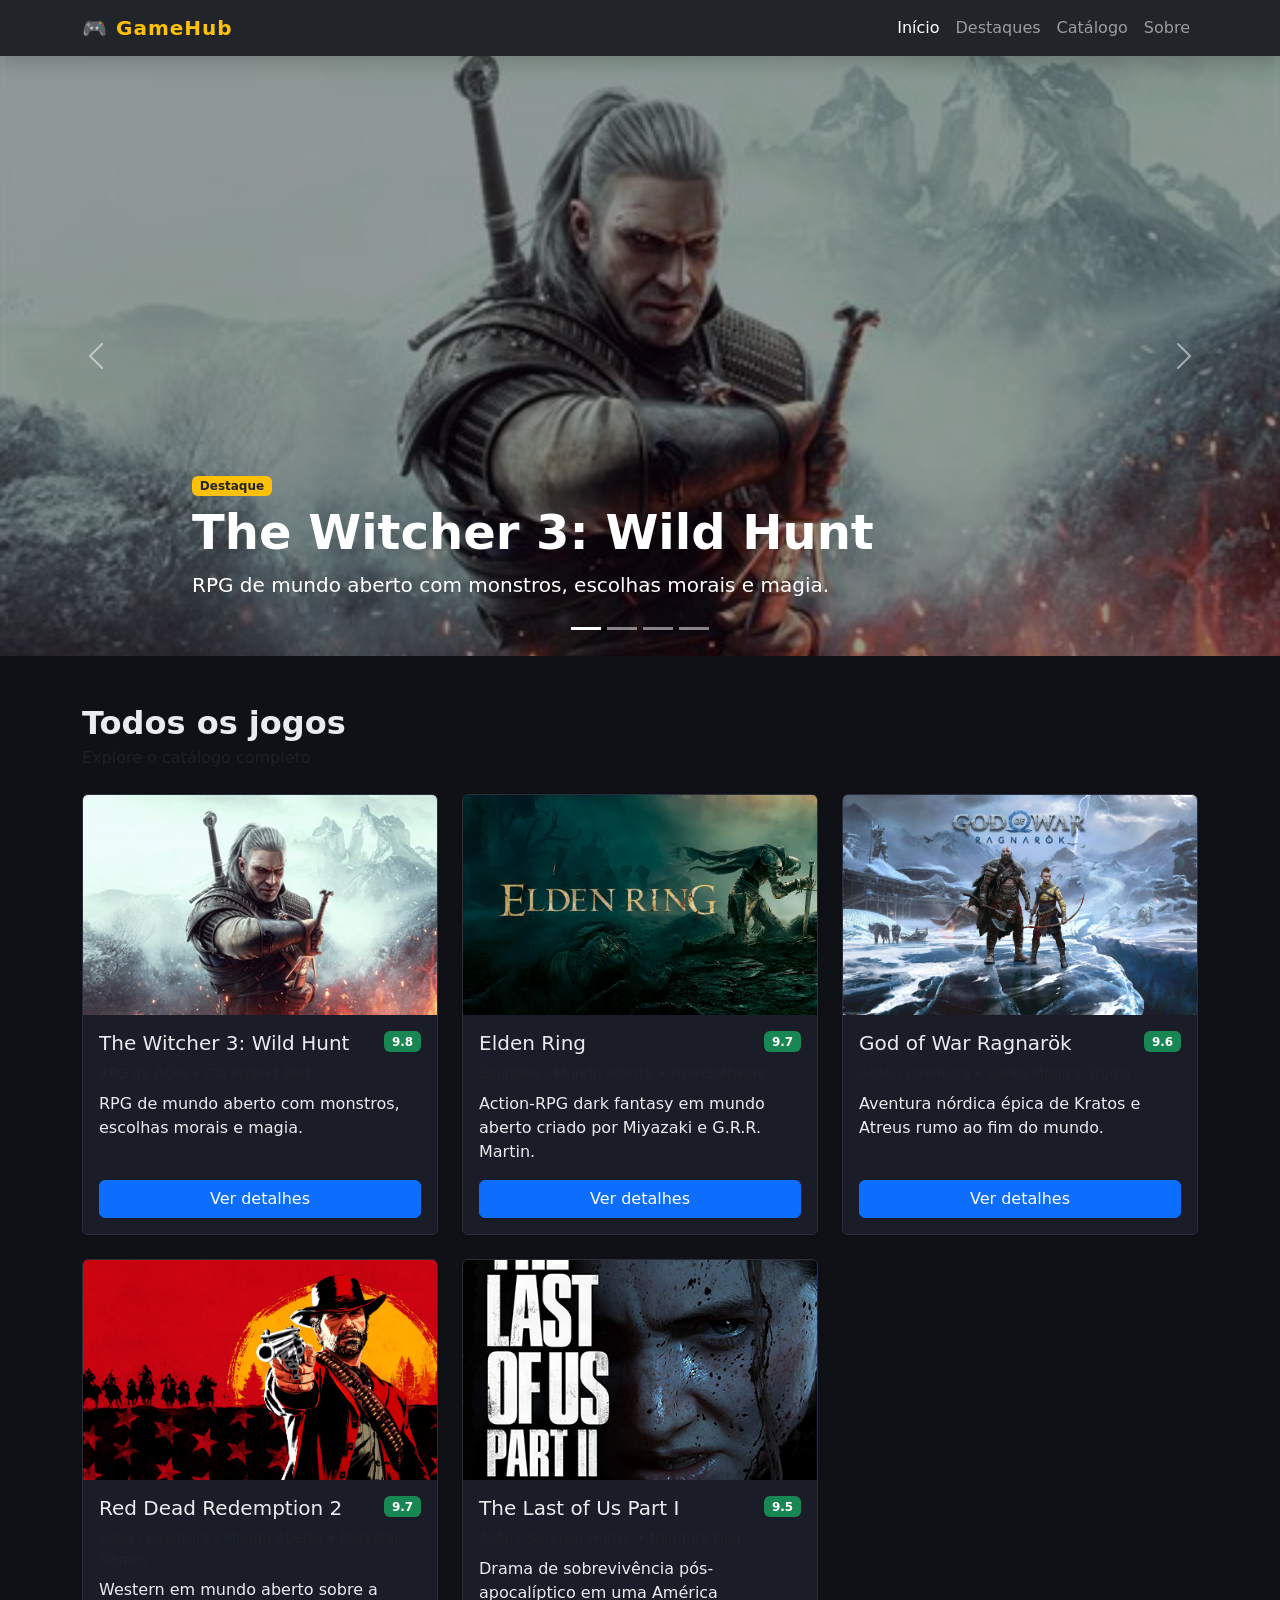
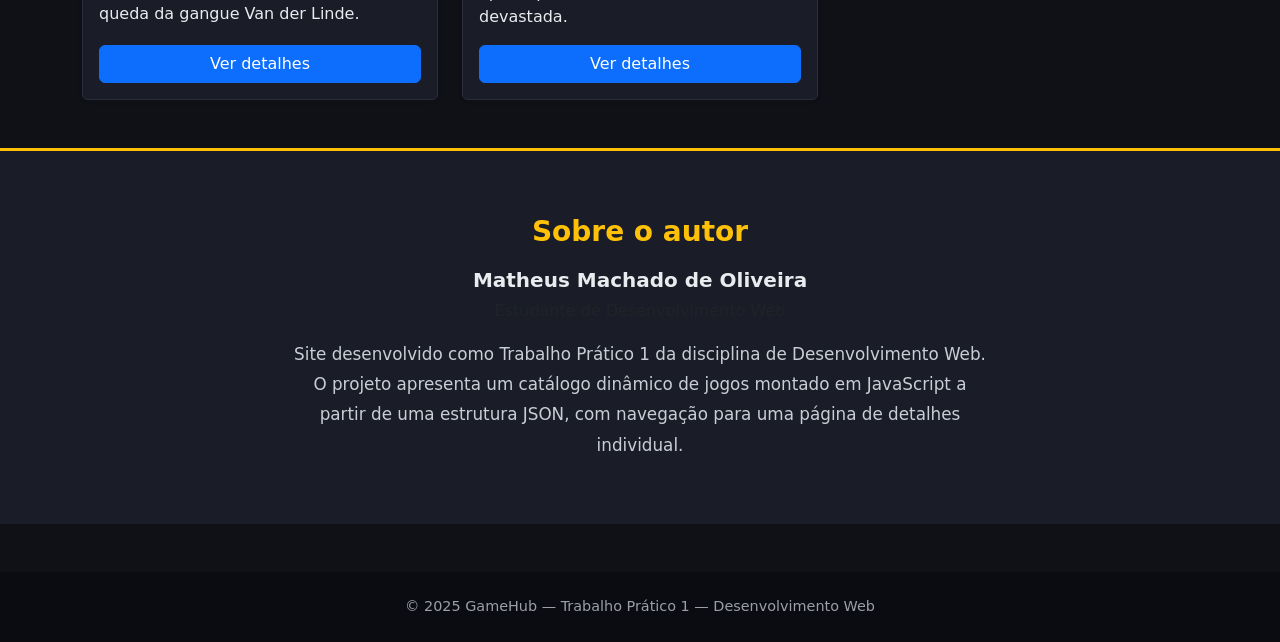
<file: index.html>
<!DOCTYPE html>
<html lang="pt-BR">
<head>
  <meta charset="UTF-8">
  <meta name="viewport" content="width=device-width, initial-scale=1">
  <title>GameHub — Catálogo de Jogos</title>
  <meta name="description" content="Catálogo dinâmico dos melhores jogos. Trabalho Prático 1.">

  <link href="https://cdn.jsdelivr.net/npm/bootstrap@5.3.3/dist/css/bootstrap.min.css" rel="stylesheet">
  <link rel="stylesheet" href="assets/css/style.css">
</head>

<body>

  <!-- NAVBAR -->
  <nav class="navbar navbar-expand-lg navbar-dark bg-dark sticky-top shadow">
    <div class="container">
      <a class="navbar-brand" href="index.html">
        <span class="logo">🎮 GameHub</span>
      </a>

      <button class="navbar-toggler" type="button" data-bs-toggle="collapse" data-bs-target="#menu">
        <span class="navbar-toggler-icon"></span>
      </button>

      <div class="collapse navbar-collapse" id="menu">
        <ul class="navbar-nav ms-auto">
          <li class="nav-item">
            <a class="nav-link active" href="index.html">Início</a>
          </li>

          <li class="nav-item">
            <a class="nav-link" href="#destaques">Destaques</a>
          </li>

          <li class="nav-item">
            <a class="nav-link" href="#catalogo">Catálogo</a>
          </li>

          <li class="nav-item">
            <a class="nav-link" href="#autor">Sobre</a>
          </li>
        </ul>
      </div>
    </div>
  </nav>

  <!-- CARROSSEL -->
  <section id="destaques">
    <div id="carrosselDestaques" class="carousel slide" data-bs-ride="carousel">

      <div class="carousel-indicators" id="carouselIndicators"></div>

      <div class="carousel-inner" id="carouselInner"></div>

      <button class="carousel-control-prev" type="button" data-bs-target="#carrosselDestaques" data-bs-slide="prev">
        <span class="carousel-control-prev-icon"></span>
      </button>

      <button class="carousel-control-next" type="button" data-bs-target="#carrosselDestaques" data-bs-slide="next">
        <span class="carousel-control-next-icon"></span>
      </button>

    </div>
  </section>

  <!-- CATÁLOGO -->
  <section id="catalogo" class="container py-5">

    <div class="d-flex align-items-end justify-content-between mb-4 flex-wrap gap-2">
      <div>
        <h2 class="fw-bold mb-1">Todos os jogos</h2>
        <p class="text-muted mb-0">Explore o catálogo completo</p>
      </div>
    </div>

    <div class="row g-4" id="gridJogos"></div>

  </section>

  <!-- SOBRE -->
  <section id="autor" class="autor-section">
    <div class="container">

      <div class="row justify-content-center text-center">

        <div class="col-lg-8">

          <h3 class="fw-bold mb-3">Sobre o autor</h3>

          <p class="mb-1 fs-5">
            <strong>Matheus Machado de Oliveira</strong>
          </p>

          <p class="mb-3 text-muted">
            Estudante de Desenvolvimento Web
          </p>

          <p class="autor-texto">
            Site desenvolvido como Trabalho Prático 1 da disciplina de
            Desenvolvimento Web. O projeto apresenta um catálogo dinâmico
            de jogos montado em JavaScript a partir de uma estrutura JSON,
            com navegação para uma página de detalhes individual.
          </p>

        </div>

      </div>

    </div>
  </section>

  <!-- FOOTER -->
  <footer>
    <div class="container">
      © 2025 GameHub — Trabalho Prático 1 — Desenvolvimento Web
    </div>
  </footer>

  <!-- SCRIPTS -->
  <script src="https://cdn.jsdelivr.net/npm/bootstrap@5.3.3/dist/js/bootstrap.bundle.min.js"></script>
  <script src="assets/js/app.js"></script>

</body>
</html>
</file>
<file: assets/css/style.css>
:root {
  --bg-dark: #0f1117;
  --bg-card: #1a1d27;
  --accent: #ffc107;
  --text-light: #e9ecef;
}

body {
  background-color: var(--bg-dark);
  color: var(--text-light);
  font-family: "Segoe UI", Roboto, system-ui, sans-serif;
}

/* LINKS */

a {
  color: var(--accent);
  text-decoration: none;
}

a:hover {
  color: #ffd54f;
}

/* NAVBAR */

.navbar-brand .logo {
  font-weight: 800;
  letter-spacing: 1px;
  color: var(--accent) !important;
}

/* CARROSSEL */

.slider-img {
  height: 70vh;
  min-height: 360px;
  max-height: 600px;
  object-fit: cover;
  filter: brightness(0.6);
}

.carousel-caption h2 {
  font-size: clamp(1.5rem, 4vw, 3rem);
}

/* CARDS DOS JOGOS */

.card-jogo {
  background-color: var(--bg-card);
  color: var(--text-light);
  border: 1px solid #2a2e3a;

  transition:
    transform .25s ease,
    box-shadow .25s ease;
}

.card-jogo:hover {
  transform: translateY(-6px);

  box-shadow:
    0 12px 28px rgba(0,0,0,0.5);
}

.card-jogo-img {
  height: 220px;
  object-fit: cover;
}

.card-jogo .card-title a:hover {
  color: var(--accent);
}

/* PÁGINA DETALHES */

.detalhe-img {
  width: 100%;
  max-height: 480px;
  object-fit: cover;
}

.detalhe-info {
  background-color: var(--bg-card);
  border-radius: 8px;
  overflow: hidden;
}

.detalhe-info .list-group-item {
  background-color: transparent;
  color: var(--text-light);
  border-color: #2a2e3a;
}

/* SOBRE O AUTOR */

.autor-section {
  background-color: var(--bg-card);
  border-top: 3px solid var(--accent);
  padding: 4rem 0;
}

.autor-section h3 {
  color: var(--accent);
}

.autor-texto {
  line-height: 1.8;
  color: #c9ced6;
  font-size: 1.05rem;
  max-width: 700px;
  margin: 0 auto;
}

/* FOOTER */

footer {
  background-color: #0a0c11;
  padding: 1.5rem 0;
  margin-top: 3rem;
  text-align: center;
  color: #9aa0a6;
  font-size: 0.9rem;
}

/* RESPONSIVIDADE */

@media (max-width: 575.98px) {

  .slider-img {
    height: 50vh;
  }

  .carousel-caption {
    padding: 1rem;
    bottom: 1rem;
  }

  .carousel-caption h2 {
    font-size: 1.4rem;
  }

  .card-jogo-img {
    height: 180px;
  }

  .detalhe-img {
    max-height: 280px;
  }
}

@media (max-width: 991.98px) {

  .detalhe-img {
    max-height: 360px;
  }
}
</file>
